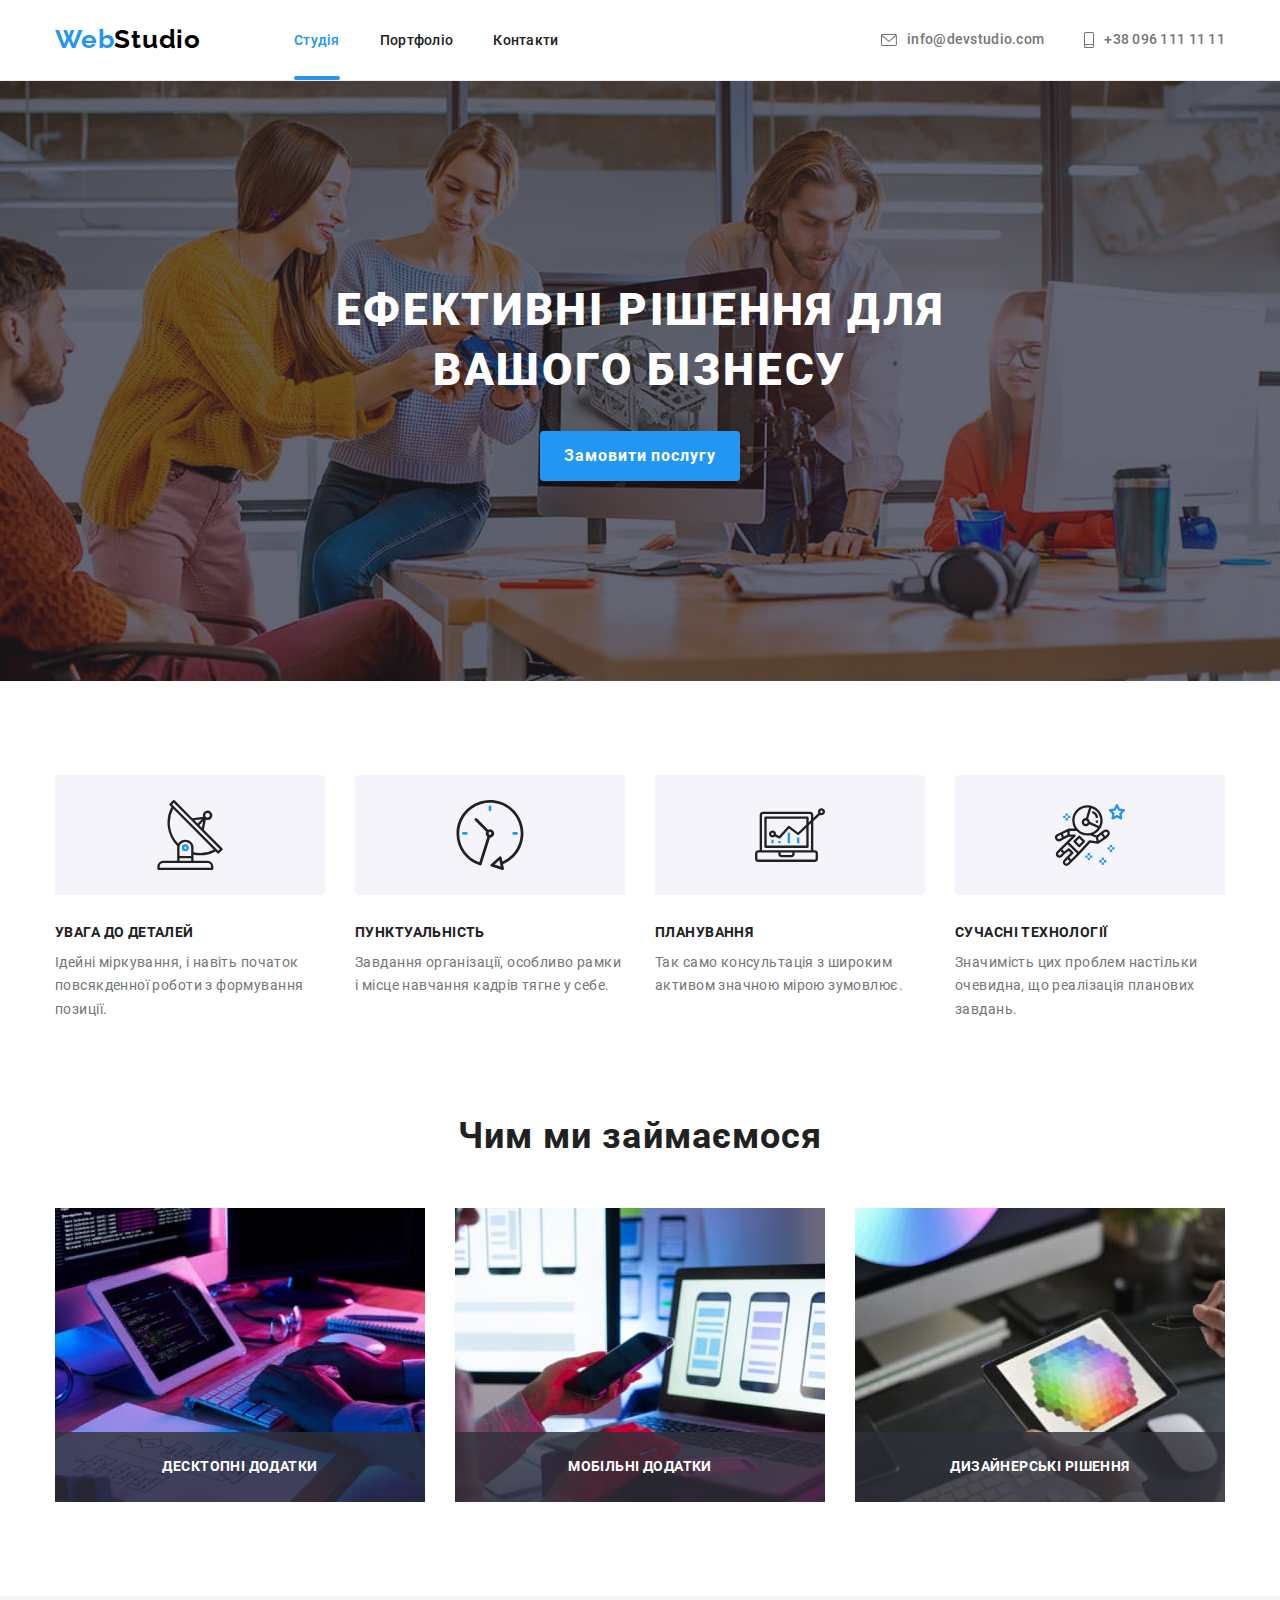
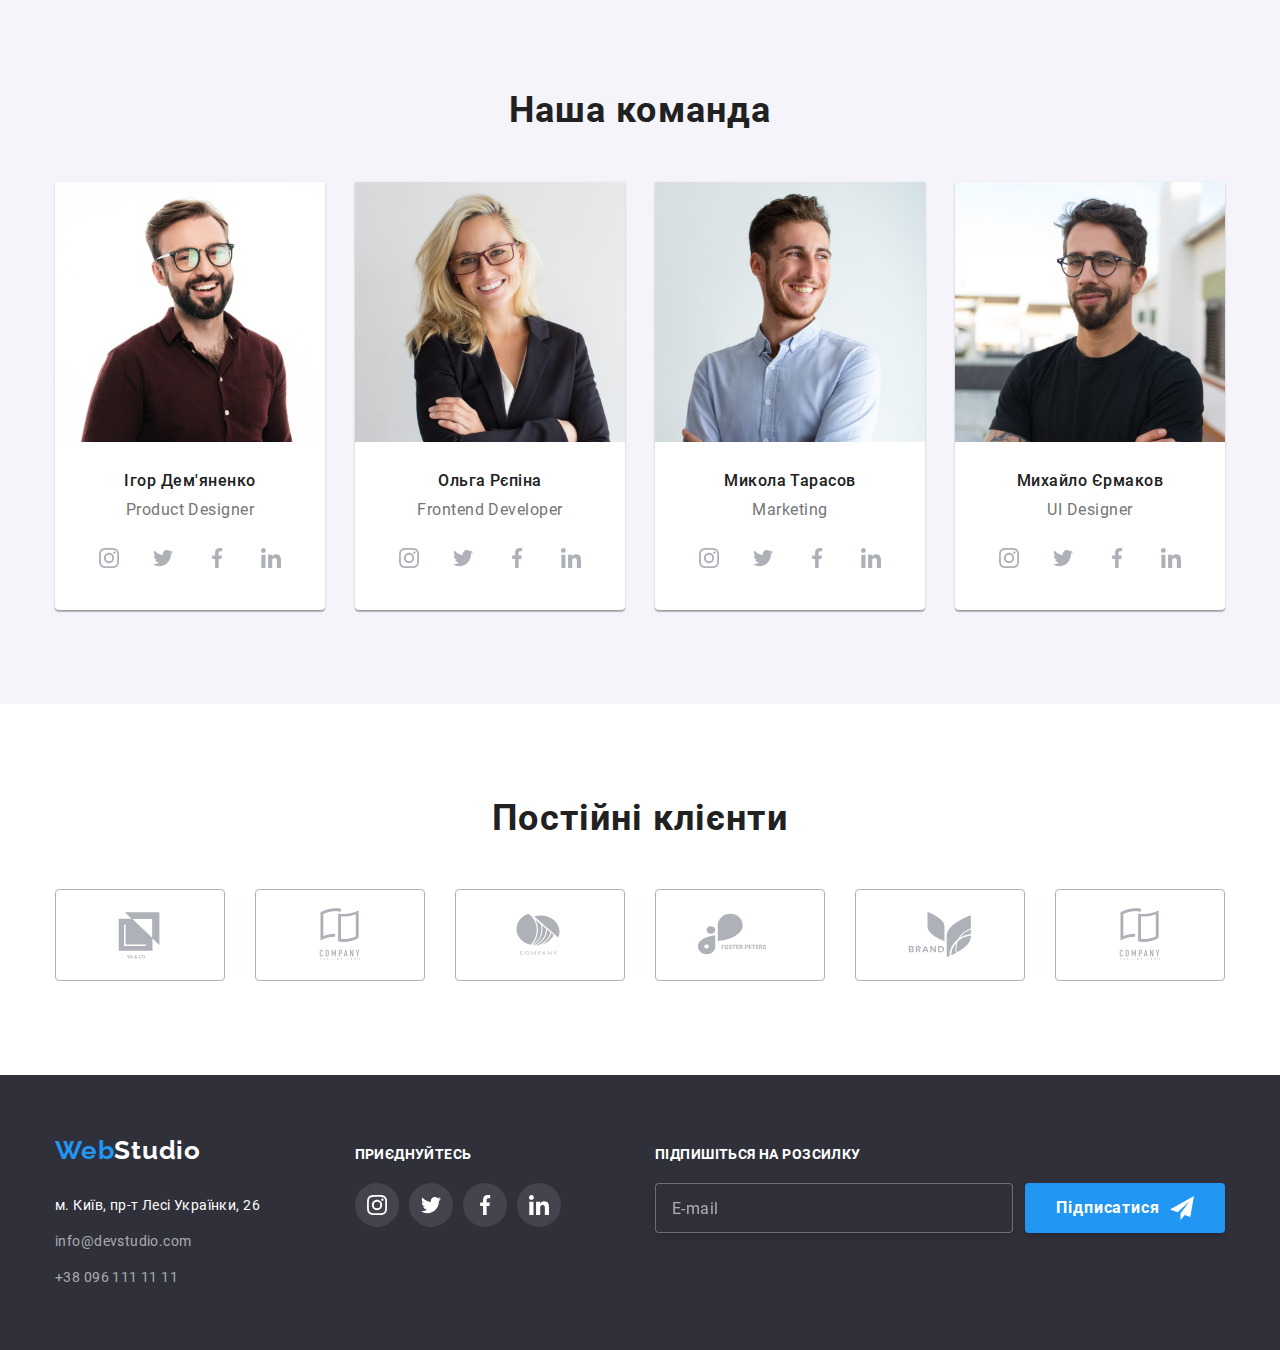
<file: index.html>
<!DOCTYPE html>
<html lang="uk">
  <head>
    <meta charset="UTF-8" />
    <meta http-equiv="X-UA-Compatible" content="IE=edge" />
    <meta name="viewport" content="width=device-width, initial-scale=1.0" />
    <title>WebStudio</title>

    <link
      rel="stylesheet"
      href="https://cdnjs.cloudflare.com/ajax/libs/modern-normalize/1.1.0/modern-normalize.min.css"
    />

    <link rel="stylesheet" href="./css/main.min.css" />
  </head>
  <body>
    <!------------ Шапка страницы----------------->
    <header class="header">
      <div class="header__container container">
        <nav class="header__nav">
          <a href="./index.html" class="logo">Web<span class="logo__text">Studio</span></a>

          <ul class="header__list list">
            <li class="header__item">
              <a href="./index.html" class="header__link header__link--current">Студія</a>
            </li>
            <li class="header__item">
              <a href="./portfolio.html" class="header__link">Портфоліо</a>
            </li>
            <li class="header__item">
              <a href="#" class="header__link">Контакти</a>
            </li>
          </ul>
        </nav>

        <ul class="contact-list list">
          <li class="contact-list__item">
            <a href="mailto:info@devstudio.com" class="contact-list__link">
              <svg class="contact-list__icon" width="16" height="12">
                <use href="./images/icon.svg#icon-envelope"></use>
              </svg>
              info@devstudio.com
            </a>
          </li>
          <li class="contact-list__item">
            <a href="tel:+380961111111" class="contact-list__link">
              <svg class="contact-list__icon" width="10" height="16">
                <use href="./images/icon.svg#icon-smartphone"></use>
              </svg>
              +38 096 111 11 11
            </a>
          </li>
        </ul>
      </div>
    </header>

    <!-- Основной контент страницы -->
    <main>
      <!-- Ефективні рішення для вашого бізнесу -->
      <section class="hero">
        <div class="container">
          <h1 class="hero__title">Ефективні рішення для вашого бізнесу</h1>

          <button type="button" class="button hero__button" data-modal-open>
            Замовити послугу
          </button>
        </div>
      </section>

      <!-- Переваги нашої компанії -->
      <section class="section">
        <div class="container">
          <h2 class="visually-hidden">Переваги нашої компанії</h2>

          <ul class="features list">
            <li class="features__item">
              <div class="features__icon">
                <svg width="70" height="70">
                  <use href="./images/icon.svg#icon-antenna"></use>
                </svg>
              </div>

              <h3 class="features__title">Увага до деталей</h3>
              <p class="features__paragraph">
                Ідейні міркування, і навіть початок повсякденної роботи з формування позиції.
              </p>
            </li>

            <li class="features__item">
              <div class="features__icon">
                <svg width="70" height="70">
                  <use href="./images/icon.svg#icon-clock"></use>
                </svg>
              </div>

              <h3 class="features__title">Пунктуальність</h3>
              <p class="features__paragraph">
                Завдання організації, особливо рамки і місце навчання кадрів тягне у себе.
              </p>
            </li>

            <li class="features__item">
              <div class="features__icon">
                <svg width="70" height="70">
                  <use href="./images/icon.svg#icon-diagram"></use>
                </svg>
              </div>

              <h3 class="features__title">Планування</h3>
              <p class="features__paragraph">
                Так само консультація з широким активом значною мірою зумовлює.
              </p>
            </li>

            <li class="features__item">
              <div class="features__icon">
                <svg width="70" height="70">
                  <use href="./images/icon.svg#icon-astronaut"></use>
                </svg>
              </div>

              <h3 class="features__title">Сучасні технології</h3>
              <p class="features__paragraph">
                Значимість цих проблем настільки очевидна, що реалізація планових завдань.
              </p>
            </li>
          </ul>
        </div>
      </section>

      <!-- Чим ми займаємося -->
      <section class="section-work">
        <div class="container">
          <h2 class="section-title">Чим ми займаємося</h2>
          <ul class="work list">
            <li class="work__item">
              <img
                class="work__img"
                src="./images/desktop.jpg"
                alt="Десктопні додатки"
                width="370"
              />
              <h3 class="work__title">Десктопні додатки</h3>
            </li>
            <li class="work__item">
              <img class="work__img" src="./images/mobile.jpg" alt="Мобільні додатки" width="370" />
              <h3 class="work__title">Мобільні додатки</h3>
            </li>
            <li class="work__item">
              <img
                class="work__img"
                src="./images/designer.jpg"
                alt="Дизайнерські рішення"
                width="370"
              />
              <h3 class="work__title">Дизайнерські рішення</h3>
            </li>
          </ul>
        </div>
      </section>

      <!-- Наша команда -->
      <section class="section section--secondary-color">
        <div class="container">
          <h2 class="section-title">Наша команда</h2>

          <ul class="team list">
            <li class="team__item">
              <img src="./images/igor-demyanenko.jpg" alt="Фото Ігоря Дем'яненко" width="270" />
              <div class="team__container">
                <h3 class="team__title">Ігор Дем'яненко</h3>
                <p class="team__paragraph" lang="en">Product Designer</p>

                <ul class="social list">
                  <li class="social__item">
                    <a class="social__link" href="#">
                      <svg width="20" height="20">
                        <use href="./images/icon.svg#icon-instagram"></use></svg
                    ></a>
                  </li>
                  <li class="social__item">
                    <a class="social__link" href="#">
                      <svg width="20" height="20">
                        <use href="./images/icon.svg#icon-twitter"></use></svg
                    ></a>
                  </li>
                  <li class="social__item">
                    <a class="social__link" href="#">
                      <svg width="20" height="20">
                        <use href="./images/icon.svg#icon-facebook"></use></svg
                    ></a>
                  </li>
                  <li class="social__item">
                    <a class="social__link" href="#">
                      <svg width="20" height="20">
                        <use href="./images/icon.svg#icon-linkedin"></use></svg
                    ></a>
                  </li>
                </ul>
              </div>
            </li>

            <li class="team__item">
              <img src="./images/olga-repina.jpg" alt="Фото Ольгі Рєпіной" width="270" />
              <div class="team__container">
                <h3 class="team__title">Ольга Рєпіна</h3>
                <p class="team__paragraph" lang="en">Frontend Developer</p>

                <ul class="social list">
                  <li class="social__item">
                    <a class="social__link" href="#">
                      <svg width="20" height="20">
                        <use href="./images/icon.svg#icon-instagram"></use></svg
                    ></a>
                  </li>
                  <li class="social__item">
                    <a class="social__link" href="#">
                      <svg width="20" height="20">
                        <use href="./images/icon.svg#icon-twitter"></use></svg
                    ></a>
                  </li>
                  <li class="social__item">
                    <a class="social__link" href="#">
                      <svg width="20" height="20">
                        <use href="./images/icon.svg#icon-facebook"></use></svg
                    ></a>
                  </li>
                  <li class="social__item">
                    <a class="social__link" href="#">
                      <svg width="20" height="20">
                        <use href="./images/icon.svg#icon-linkedin"></use></svg
                    ></a>
                  </li>
                </ul>
              </div>
            </li>

            <li class="team__item">
              <img src="./images/mykola-tarasov.jpg" alt="Фото Миколи Тарасова" width="270" />
              <div class="team__container">
                <h3 class="team__title">Микола Тарасов</h3>
                <p class="team__paragraph" lang="en">Marketing</p>

                <ul class="social list">
                  <li class="social__item">
                    <a class="social__link" href="#">
                      <svg width="20" height="20">
                        <use href="./images/icon.svg#icon-instagram"></use></svg
                    ></a>
                  </li>
                  <li class="social__item">
                    <a class="social__link" href="#">
                      <svg width="20" height="20">
                        <use href="./images/icon.svg#icon-twitter"></use></svg
                    ></a>
                  </li>
                  <li class="social__item">
                    <a class="social__link" href="#">
                      <svg width="20" height="20">
                        <use href="./images/icon.svg#icon-facebook"></use></svg
                    ></a>
                  </li>
                  <li class="social__item">
                    <a class="social__link" href="#">
                      <svg width="20" height="20">
                        <use href="./images/icon.svg#icon-linkedin"></use></svg
                    ></a>
                  </li>
                </ul>
              </div>
            </li>

            <li class="team__item">
              <img src="./images/mykhailo-yermakov.jpg" alt="Фото Михайла Єрмакова" width="270" />
              <div class="team__container">
                <h3 class="team__title">Михайло Єрмаков</h3>
                <p class="team__paragraph" lang="en">UI Designer</p>

                <ul class="social list">
                  <li class="social__item">
                    <a class="social__link" href="#">
                      <svg width="20" height="20">
                        <use href="./images/icon.svg#icon-instagram"></use></svg
                    ></a>
                  </li>
                  <li class="social__item">
                    <a class="social__link" href="#">
                      <svg width="20" height="20">
                        <use href="./images/icon.svg#icon-twitter"></use></svg
                    ></a>
                  </li>
                  <li class="social__item">
                    <a class="social__link" href="#">
                      <svg width="20" height="20">
                        <use href="./images/icon.svg#icon-facebook"></use></svg
                    ></a>
                  </li>
                  <li class="social__item">
                    <a class="social__link" href="#">
                      <svg width="20" height="20">
                        <use href="./images/icon.svg#icon-linkedin"></use></svg
                    ></a>
                  </li>
                </ul>
              </div>
            </li>
          </ul>
        </div>
      </section>

      <!-- Clientage -->
      <section class="section">
        <div class="container">
          <h2 class="section-title">Постійні клієнти</h2>

          <ul class="clientage list">
            <li class="clientage__item">
              <a class="clientage__link" href="#">
                <svg width="106" height="60">
                  <use href="./images/icon.svg#icon-ya-co"></use>
                </svg>
              </a>
            </li>
            <li class="clientage__item">
              <a class="clientage__link" href="#">
                <svg width="106" height="60">
                  <use href="./images/icon.svg#icon-company-tagline-here"></use>
                </svg>
              </a>
            </li>
            <li class="clientage__item">
              <a class="clientage__link" href="#">
                <svg width="106" height="60">
                  <use href="./images/icon.svg#icon-company"></use>
                </svg>
              </a>
            </li>
            <li class="clientage__item">
              <a class="clientage__link" href="#">
                <svg width="106" height="60">
                  <use href="./images/icon.svg#icon-foster-peters"></use>
                </svg>
              </a>
            </li>
            <li class="clientage__item">
              <a class="clientage__link" href="#">
                <svg width="106" height="60">
                  <use href="./images/icon.svg#icon-brand"></use>
                </svg>
              </a>
            </li>
            <li class="clientage__item">
              <a class="clientage__link" href="#">
                <svg width="106" height="60">
                  <use href="./images/icon.svg#icon-company-tagline-here"></use>
                </svg>
              </a>
            </li>
          </ul>
        </div>
      </section>
    </main>
    <!-- Подвал -->
    <footer class="footer">
      <div class="footer__container">
        <!-- Контактні дані -->
        <address class="address">
          <a href="./index.html" class="logo logo-footer"
            >Web<span class="logo__text logo-footer__text">Studio</span></a
          >
          <ul class="list">
            <li class="address__item">
              <a
                class="address__link address__link--map"
                href="https://goo.gl/maps/W5uvphnCs49Fz31s8"
                target="_blank"
                rel="noreferrer noopener nofollow"
                >м. Київ, пр-т Лесі Українки, 26
              </a>
            </li>
            <li class="address__item">
              <a href="mailto:info@devstudio.com" class="address__link">info@devstudio.com</a>
            </li>
            <li class="address__item">
              <a href="tel:+380961111111" class="address__link">+38 096 111 11 11</a>
            </li>
          </ul>
        </address>

        <!-- Footer Social -->

        <div class="footer-social">
          <p class="footer-text">Приєднуйтесь</p>

          <ul class="social list">
            <li class="social__item">
              <a class="social__link footer-social__link" href="#">
                <svg width="20" height="20">
                  <use href="./images/icon.svg#icon-instagram"></use></svg
              ></a>
            </li>
            <li class="social__item">
              <a class="social__link footer-social__link" href="#">
                <svg width="20" height="20">
                  <use href="./images/icon.svg#icon-twitter"></use></svg
              ></a>
            </li>
            <li class="social__item">
              <a class="social__link footer-social__link" href="#">
                <svg width="20" height="20">
                  <use href="./images/icon.svg#icon-facebook"></use></svg
              ></a>
            </li>
            <li class="social__item">
              <a class="social__link footer-social__link" href="#">
                <svg width="20" height="20">
                  <use href="./images/icon.svg#icon-linkedin"></use></svg
              ></a>
            </li>
          </ul>
        </div>

        <!-- ПІДПИШІТЬСЯ НА РОЗСИЛКУ -->

        <div class="subscription">
          <p class="footer-text">Підпишіться на розсилку</p>

          <form class="subscription__form">
            <label class="subscription__label">
              <input class="subscription__input" type="email" name="email" placeholder="E-mail" />
            </label>

            <button class="button subscription__button" type="submit">
              Підписатися
              <svg class="subscription__icon" width="24" height="24">
                <use href="./images/icon.svg#icon-send"></use>
              </svg>
            </button>
          </form>
        </div>
      </div>
    </footer>

    <!-- Модальное окно -->
    <div class="backdrop is-hidden" data-modal>
      <div class="modal">
        <button class="close-button" type="button" data-modal-close>
          <svg width="18" height="18">
            <use href="./images/icon.svg#icon-close"></use>
          </svg>
        </button>

        <p class="modal__text">Залиште свої дані, ми вам передзвонимо</p>

        <form class="modal-form">
          <ul class="modal-form__list list">
            <li class="modal-form__iteam">
              <label class="modal-form__lable" for="user-name">Ім'я</label>
              <div class="modal-form__field">
                <input
                  class="modal-form__input"
                  id="user-name"
                  type="text"
                  name="user-name"
                  minlength="2"
                  required
                  title="Ім'я користувача має складатися з двох слів, розділених пробілом."
                />
                <svg class="modal-form__icon" width="18" height="18">
                  <use href="./images/icon.svg#icon-person"></use>
                </svg>
              </div>
            </li>

            <li class="modal-form__iteam">
              <label class="modal-form__lable" for="user-tel">Телефон</label>
              <div class="modal-form__field">
                <input
                  class="modal-form__input"
                  id="user-tel"
                  type="tel"
                  name="user-tel"
                  required
                  pattern="^[1-9]+[0-9]*$"
                  title="Номер телефону повинен починатися з 380..."
                />
                <svg class="modal-form__icon" width="18" height="18">
                  <use href="./images/icon.svg#icon-phone"></use>
                </svg>
              </div>
            </li>

            <li class="modal-form__iteam">
              <label class="modal-form__lable" for="user-email">Пошта</label>
              <div class="modal-form__field">
                <input
                  class="modal-form__input"
                  id="user-email"
                  type="email"
                  name="user-email"
                  required
                />
                <svg class="modal-form__icon" width="18" height="18">
                  <use href="./images/icon.svg#icon-email"></use>
                </svg>
              </div>
            </li>

            <li class="modal-form__iteam">
              <label class="modal-form__lable" for="user-comment">Коментар</label>
              <textarea
                class="modal-form__textarea"
                name="user-comment"
                id="user-comment"
                placeholder="Введіть текст"
              >
              </textarea>
            </li>

            <li class="modal-form__iteam">
              <div class="checkbox">
                <input
                  class="checkbox__input"
                  id="terms-checkbox"
                  type="checkbox"
                  name="terms-checkbox"
                  required
                />
                <svg class="checkbox__icon" width="16" height="15">
                  <use href="./images/icon.svg#icon-check"></use>
                </svg>
                <label class="checkbox__label" for="terms-checkbox" title="Обовязкове поле"
                  >Погоджуюся з розсилкою та приймаю
                  <a class="checkbox__link" href="#">Умови договору</a>
                </label>
              </div>
            </li>
          </ul>

          <button class="modal-form__button button" type="submit">Відправити</button>
        </form>
      </div>
    </div>
    <script src="./js/modal.js"></script>
  </body>
</html>
</file>
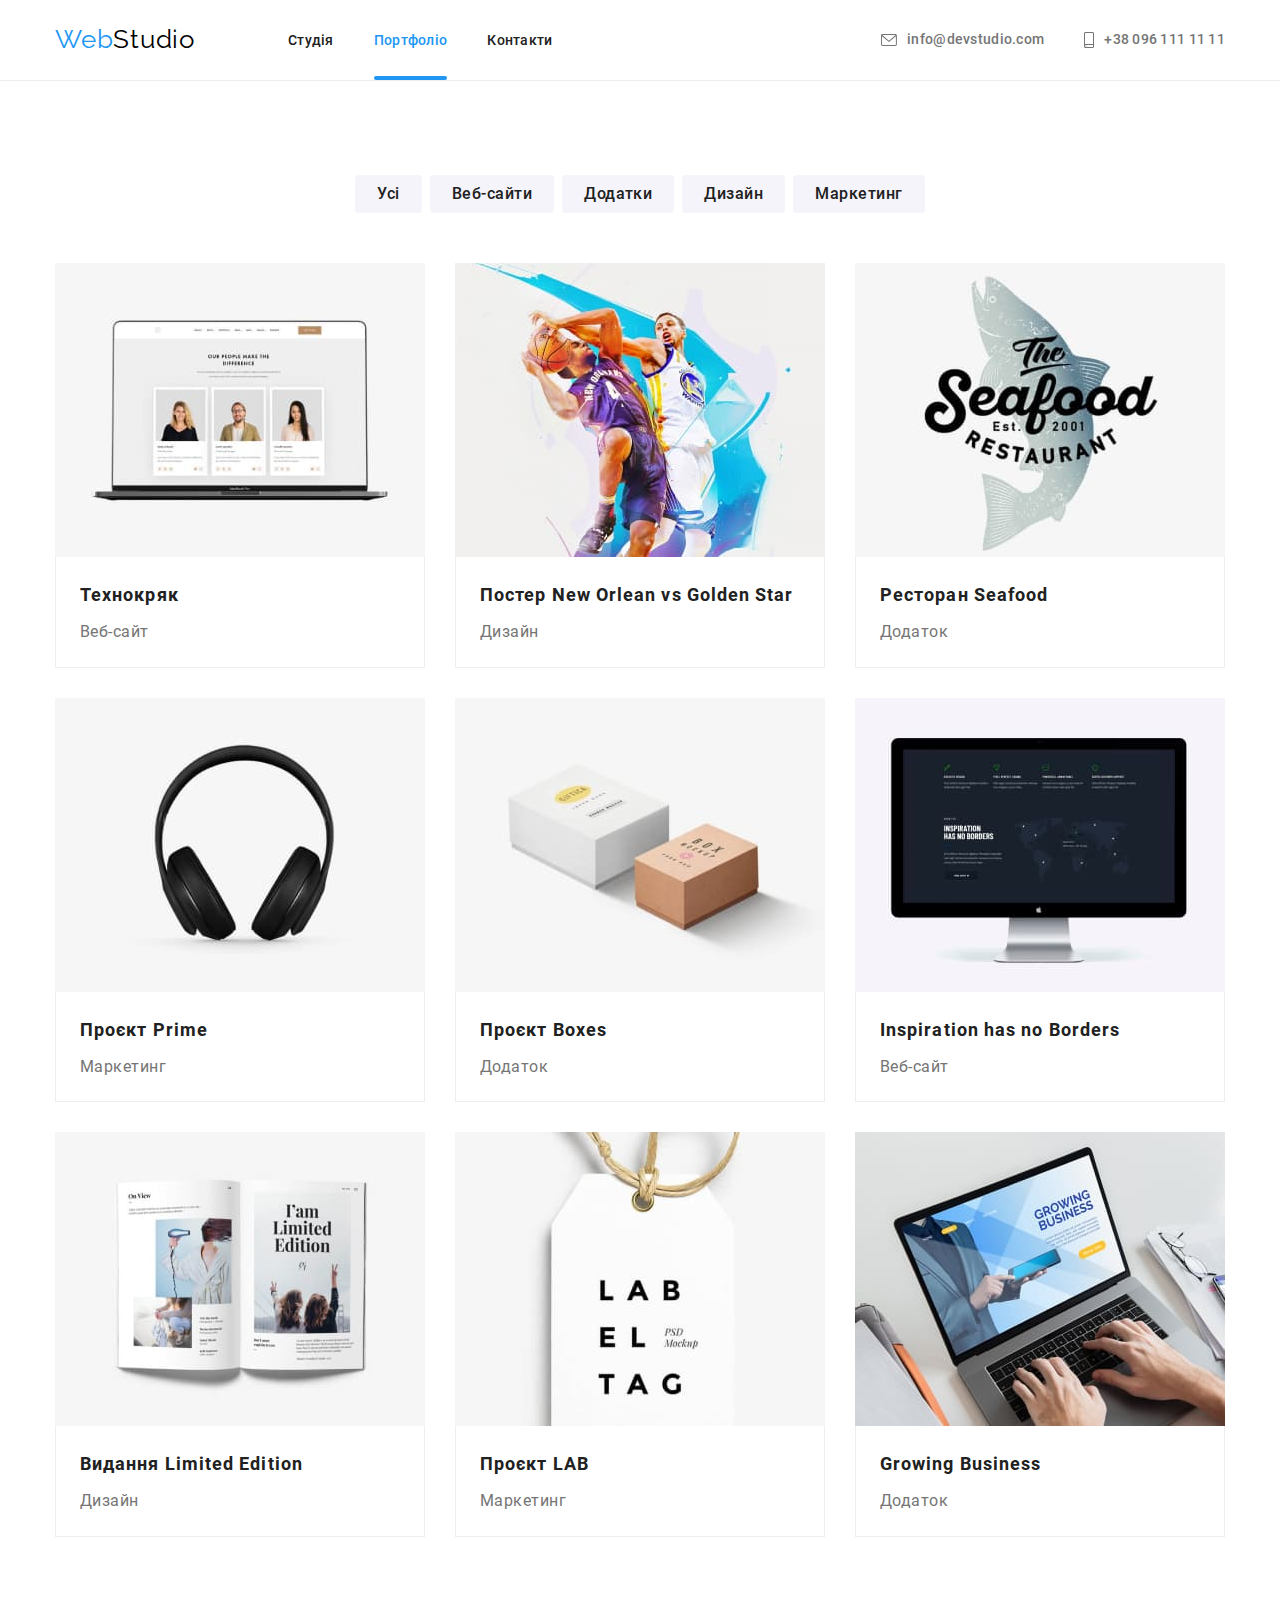
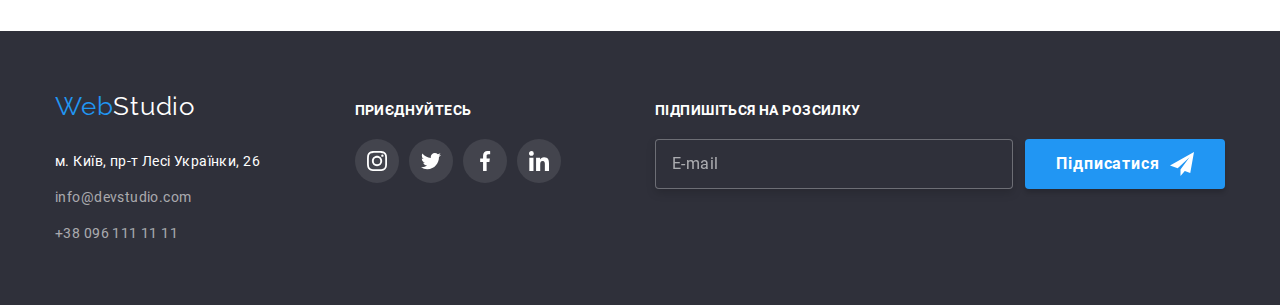
<file: portfolio.html>
<!DOCTYPE html>
<html lang="uk">
  <head>
    <meta charset="UTF-8" />
    <meta http-equiv="X-UA-Compatible" content="IE=edge" />
    <meta name="viewport" content="width=device-width, initial-scale=1.0" />
    <title>WebStudio</title>
    <link
      href="https://fonts.googleapis.com/css2?family=Raleway:wght@700&family=Roboto:wght@400;500;700;900&display=swap"
      rel="stylesheet"
    />

    <link
      rel="stylesheet"
      href="https://cdnjs.cloudflare.com/ajax/libs/modern-normalize/1.1.0/modern-normalize.min.css"
    />

    <link rel="stylesheet" href="./css/main.min.css" />
  </head>
  <body>
    <!------------ Шапка страницы----------------->
    <header class="header">
      <div class="header__container container">
        <nav class="header__nav">
          <a href="./index.html" class="logo">Web<span class="logo__text">Studio</span></a>

          <ul class="header__list list">
            <li class="header__item">
              <a href="./index.html" class="header__link">Студія</a>
            </li>
            <li class="header__item">
              <a href="./portfolio.html" class="header__link header__link--current">Портфоліо</a>
            </li>
            <li class="header__item">
              <a href="#" class="header__link">Контакти</a>
            </li>
          </ul>
        </nav>

        <ul class="contact-list list">
          <li class="contact-list__item">
            <a href="mailto:info@devstudio.com" class="contact-list__link">
              <svg class="contact-list__icon" width="16" height="12">
                <use href="./images/icon.svg#icon-envelope"></use>
              </svg>
              info@devstudio.com
            </a>
          </li>
          <li class="contact-list__item">
            <a href="tel:+380961111111" class="contact-list__link">
              <svg class="contact-list__icon" width="10" height="16">
                <use href="./images/icon.svg#icon-smartphone"></use>
              </svg>
              +38 096 111 11 11
            </a>
          </li>
        </ul>
      </div>
    </header>

    <!-- Основной контент страницы -->
    <main>
      <!-- Фильтры -->
      <section class="section">
        <div class="container">
          <h1 class="visually-hidden">Портфоліо</h1>
          <ul class="filter-list list">
            <li>
              <button type="button" class="button filter-list__button">Усі</button>
            </li>
            <li>
              <button type="button" class="button filter-list__button">Веб-сайти</button>
            </li>
            <li>
              <button type="button" class="button filter-list__button">Додатки</button>
            </li>
            <li>
              <button type="button" class="button filter-list__button">Дизайн</button>
            </li>
            <li>
              <button type="button" class="button filter-list__button">Маркетинг</button>
            </li>
          </ul>

          <!-- Проекты -->

          <ul class="project list">
            <li class="project__item">
              <a href="#" class="project__link">
                <div class="project__img">
                  <img src="./images/technoquack.jpg" alt="" />
                  <p class="project__overlay">
                    Ресурс пропонує комплексні пропозиції з різним рівнем функціоналу та сервісів.
                    Все це дозволить відвідувачу отримати вичерпні відомості про компанію чи
                    приватну особу.
                  </p>
                </div>

                <div class="project__container">
                  <h2 class="project__title">Технокряк</h2>
                  <p class="project__paragraph">Веб-сайт</p>
                </div>
              </a>
            </li>

            <li class="project__item">
              <a href="#" class="project__link">
                <div class="project__img">
                  <img src="./images/new-orlean-poster.jpg" alt="" class="project-img" />

                  <p class="project__overlay">
                    Ресурс пропонує комплексні пропозиції з різним рівнем функціоналу та сервісів.
                    Все це дозволить відвідувачу отримати вичерпні відомості про компанію чи
                    приватну особу.
                  </p>
                </div>

                <div class="project__container">
                  <h2 class="project__title">Постер New Orlean vs Golden Star</h2>
                  <p class="project__paragraph">Дизайн</p>
                </div>
              </a>
            </li>

            <li class="project__item">
              <a href="#" class="project__link">
                <div class="project__img">
                  <img src="./images/seafood-restaurant.jpg" alt="" class="project-img" />

                  <p class="project__overlay">
                    Ресурс пропонує комплексні пропозиції з різним рівнем функціоналу та сервісів.
                    Все це дозволить відвідувачу отримати вичерпні відомості про компанію чи
                    приватну особу.
                  </p>
                </div>

                <div class="project__container">
                  <h2 class="project__title">Ресторан Seafood</h2>
                  <p class="project__paragraph">Додаток</p>
                </div>
              </a>
            </li>

            <li class="project__item">
              <a href="#" class="project__link">
                <div class="project__img">
                  <img src="./images/project-prime.jpg" alt="" />

                  <p class="project__overlay">
                    Ресурс пропонує комплексні пропозиції з різним рівнем функціоналу та сервісів.
                    Все це дозволить відвідувачу отримати вичерпні відомості про компанію чи
                    приватну особу.
                  </p>
                </div>

                <div class="project__container">
                  <h2 class="project__title">Проєкт Prime</h2>
                  <p class="project__paragraph">Маркетинг</p>
                </div>
              </a>
            </li>

            <li class="project__item">
              <a href="#" class="project__link">
                <div class="project__img">
                  <img src="./images/project-boxes.jpg" alt="" />

                  <p class="project__overlay">
                    Ресурс пропонує комплексні пропозиції з різним рівнем функціоналу та сервісів.
                    Все це дозволить відвідувачу отримати вичерпні відомості про компанію чи
                    приватну особу.
                  </p>
                </div>

                <div class="project__container">
                  <h2 class="project__title">Проєкт Boxes</h2>
                  <p class="project__paragraph">Додаток</p>
                </div>
              </a>
            </li>

            <li class="project__item">
              <a href="#" class="project__link">
                <div class="project__img">
                  <img src="./images/inspiration-has-no-borders.jpg" alt="" />

                  <p class="project__overlay">
                    Ресурс пропонує комплексні пропозиції з різним рівнем функціоналу та сервісів.
                    Все це дозволить відвідувачу отримати вичерпні відомості про компанію чи
                    приватну особу.
                  </p>
                </div>

                <div class="project__container">
                  <h2 class="project__title">Inspiration has no Borders</h2>
                  <p class="project__paragraph">Веб-сайт</p>
                </div>
              </a>
            </li>

            <li class="project__item">
              <a href="#" class="project__link">
                <div class="project__img">
                  <img src="./images/edition-limited-edition.jpg" alt="" />

                  <p class="project__overlay">
                    Ресурс пропонує комплексні пропозиції з різним рівнем функціоналу та сервісів.
                    Все це дозволить відвідувачу отримати вичерпні відомості про компанію чи
                    приватну особу.
                  </p>
                </div>

                <div class="project__container">
                  <h2 class="project__title">Видання Limited Edition</h2>
                  <p class="project__paragraph">Дизайн</p>
                </div>
              </a>
            </li>

            <li class="project__item">
              <a href="#" class="project__link">
                <div class="project__img">
                  <img src="./images/lab-project.jpg" alt="" />

                  <p class="project__overlay">
                    Ресурс пропонує комплексні пропозиції з різним рівнем функціоналу та сервісів.
                    Все це дозволить відвідувачу отримати вичерпні відомості про компанію чи
                    приватну особу.
                  </p>
                </div>

                <div class="project__container">
                  <h2 class="project__title">Проєкт LAB</h2>
                  <p class="project__paragraph">Маркетинг</p>
                </div>
              </a>
            </li>

            <li class="project__item">
              <a href="#" class="project__link">
                <div class="project__img">
                  <img src="./images/growing-business.jpg" alt="" />

                  <p class="project__overlay">
                    Ресурс пропонує комплексні пропозиції з різним рівнем функціоналу та сервісів.
                    Все це дозволить відвідувачу отримати вичерпні відомості про компанію чи
                    приватну особу.
                  </p>
                </div>

                <div class="project__container">
                  <h2 class="project__title">Growing Business</h2>
                  <p class="project__paragraph">Додаток</p>
                </div>
              </a>
            </li>
          </ul>
        </div>
      </section>
    </main>
    <!-- Подвал -->
    <footer class="footer">
      <div class="footer__container">
        <!-- Контактні дані -->
        <address class="address">
          <a href="./index.html" class="logo logo-footer"
            >Web<span class="logo__text logo-footer__text">Studio</span></a
          >
          <ul class="list">
            <li class="address__item">
              <a
                class="address__link address__link--map"
                href="https://goo.gl/maps/W5uvphnCs49Fz31s8"
                target="_blank"
                rel="noreferrer noopener nofollow"
                >м. Київ, пр-т Лесі Українки, 26
              </a>
            </li>
            <li class="address__item">
              <a href="mailto:info@devstudio.com" class="address__link">info@devstudio.com</a>
            </li>
            <li class="address__item">
              <a href="tel:+380961111111" class="address__link">+38 096 111 11 11</a>
            </li>
          </ul>
        </address>

        <!-- Footer Social -->

        <div class="footer-social">
          <p class="footer-text">Приєднуйтесь</p>

          <ul class="social list">
            <li class="social__item">
              <a class="social__link footer-social__link" href="#">
                <svg width="20" height="20">
                  <use href="./images/icon.svg#icon-instagram"></use></svg
              ></a>
            </li>
            <li class="social__item">
              <a class="social__link footer-social__link" href="#">
                <svg width="20" height="20">
                  <use href="./images/icon.svg#icon-twitter"></use></svg
              ></a>
            </li>
            <li class="social__item">
              <a class="social__link footer-social__link" href="#">
                <svg width="20" height="20">
                  <use href="./images/icon.svg#icon-facebook"></use></svg
              ></a>
            </li>
            <li class="social__item">
              <a class="social__link footer-social__link" href="#">
                <svg width="20" height="20">
                  <use href="./images/icon.svg#icon-linkedin"></use></svg
              ></a>
            </li>
          </ul>
        </div>

        <!-- ПІДПИШІТЬСЯ НА РОЗСИЛКУ -->

        <div class="subscription">
          <p class="footer-text">Підпишіться на розсилку</p>

          <form class="subscription__form">
            <label class="subscription__label">
              <input class="subscription__input" type="email" name="email" placeholder="E-mail" />
            </label>

            <button class="button subscription__button" type="submit">
              Підписатися
              <svg class="subscription__icon" width="24" height="24">
                <use href="./images/icon.svg#icon-send"></use>
              </svg>
            </button>
          </form>
        </div>
      </div>
    </footer>
  </body>
</html>
</file>
<file: css/main.min.css>
@font-face{font-family:"Raleway";src:url("../fonts/Raleway-VariableFont_wght.ttf");font-weight:700;font-style:normal;font-display:swap}@font-face{font-family:"Roboto";src:url("../fonts/Roboto-Regular.ttf");font-weight:400;font-style:normal;font-display:swap}@font-face{font-family:"Roboto";src:url("../fonts/Roboto-Medium.ttf");font-weight:500;font-style:normal;font-display:swap}@font-face{font-family:"Roboto";src:url("../fonts/Roboto-Bold.ttf");font-weight:700;font-style:normal;font-display:swap}@font-face{font-family:"Roboto";src:url("../fonts/Roboto-Black.ttf");font-weight:900;font-style:normal;font-display:swap}html{-webkit-box-sizing:border-box;box-sizing:border-box}*,*::before,*::after{-webkit-box-sizing:inherit;box-sizing:inherit}body{margin:0;background-color:#fff;color:#757575;font-family:Roboto,sans-serif}h1,h2,h3,h4,h5,h6,p{margin-top:0;margin-bottom:0}.list{list-style:none;padding-left:0;margin:0}.link{text-decoration:none;color:inherit}img{display:block;max-width:100%;height:auto}address{font-style:normal}.visually-hidden{position:absolute;white-space:nowrap;width:1px;height:1px;overflow:hidden;border:0;padding:0;clip:rect(0 0 0 0);-webkit-clip-path:inset(50%);clip-path:inset(50%);margin:-1px}.button{color:#000;background:#fff;font-family:Roboto,sans-serif;cursor:pointer;border:0}.hero__button{font-weight:700;font-size:16px;line-height:1.87;color:#fff;background:#2196f3;-webkit-box-shadow:0px 4px 4px rgba(0,0,0,.15);box-shadow:0px 4px 4px rgba(0,0,0,.15);letter-spacing:.06em;min-width:200px;padding:10px 24px;text-align:center;border-radius:4px;-webkit-transition-property:background-color;transition-property:background-color;-webkit-transition-duration:250ms;transition-duration:250ms;-webkit-transition-timing-function:cubic-bezier(0.4, 0, 0.2, 1);transition-timing-function:cubic-bezier(0.4, 0, 0.2, 1)}.hero__button:hover,.hero__button:focus{background-color:#188ce8}.subscription__button{display:-webkit-box;display:-ms-flexbox;display:flex;-webkit-box-align:center;-ms-flex-align:center;align-items:center;-webkit-box-pack:center;-ms-flex-pack:center;justify-content:center;min-width:200px;height:50px;font-weight:700;font-size:16px;line-height:1.875;letter-spacing:.06em;color:#fff;background:#2196f3;-webkit-box-shadow:0px 4px 4px rgba(0,0,0,.15);box-shadow:0px 4px 4px rgba(0,0,0,.15);min-width:200px;text-align:center;border-radius:4px}.close-button{position:absolute;top:8px;right:8px;display:-webkit-box;display:-ms-flexbox;display:flex;-webkit-box-align:center;-ms-flex-align:center;align-items:center;-webkit-box-orient:vertical;-webkit-box-direction:normal;-ms-flex-direction:column;flex-direction:column;-webkit-box-pack:center;-ms-flex-pack:center;justify-content:center;border-radius:50%;cursor:pointer;background:#fff;border:1px solid rgba(0,0,0,.1);height:30px;width:30px;-webkit-transition-property:fill;transition-property:fill;-webkit-transition-duration:250ms;transition-duration:250ms}.close-button:hover,.close-button:focus{fill:#2196f3}.modal-form__button{display:-webkit-box;display:-ms-flexbox;display:flex;margin:0 auto;font-weight:700;font-size:16px;line-height:1.87;color:#fff;background:#2196f3;-webkit-box-shadow:0px 4px 4px rgba(0,0,0,.15);box-shadow:0px 4px 4px rgba(0,0,0,.15);letter-spacing:.06em;min-width:200px;padding:10px 52px;text-align:center;border-radius:4px;-webkit-transition-property:background-color;transition-property:background-color;-webkit-transition-duration:250ms;transition-duration:250ms;margin-top:30px}.modal-form__button:hover,.modal-form__button:focus{background-color:#188ce8}.filter-list__button{color:#212121;background-color:#f5f4fa;font-weight:500;font-size:16px;line-height:1.62;letter-spacing:.03em;padding:6px 22px;text-align:center;border-radius:4px;-webkit-transition-property:color,background-color,-webkit-box-shadow;transition-property:color,background-color,-webkit-box-shadow;transition-property:color,box-shadow,background-color;transition-property:color,box-shadow,background-color,-webkit-box-shadow;-webkit-transition-duration:250ms;transition-duration:250ms;-webkit-transition-timing-function:cubic-bezier(0.4, 0, 0.2, 1);transition-timing-function:cubic-bezier(0.4, 0, 0.2, 1)}.filter-list__button:hover,.filter-list__button:focus{color:#fff;background-color:#2196f3;-webkit-box-shadow:0px 1px 1px rgba(0,0,0,.12),0px 4px 4px rgba(0,0,0,.06),1px 4px 6px rgba(0,0,0,.16);box-shadow:0px 1px 1px rgba(0,0,0,.12),0px 4px 4px rgba(0,0,0,.06),1px 4px 6px rgba(0,0,0,.16)}.clientage{display:-webkit-box;display:-ms-flexbox;display:flex;gap:30px;-webkit-box-align:center;-ms-flex-align:center;align-items:center;-webkit-box-pack:center;-ms-flex-pack:center;justify-content:center}.clientage__item{width:170px;height:92px}.clientage__link{border:1px solid #afb1b8;display:-webkit-box;display:-ms-flexbox;display:flex;-webkit-box-align:center;-ms-flex-align:center;align-items:center;-webkit-box-pack:center;-ms-flex-pack:center;justify-content:center;fill:#afb1b8;width:100%;height:100%;border-radius:4px;-webkit-transition-property:fill,border;transition-property:fill,border;-webkit-transition-duration:250ms;transition-duration:250ms;-webkit-transition-timing-function:cubic-bezier(0.4, 0, 0.2, 1);transition-timing-function:cubic-bezier(0.4, 0, 0.2, 1)}.clientage__link:hover,.clientage__link:focus{fill:#2196f3;border-color:#2196f3}.features{display:-webkit-box;display:-ms-flexbox;display:flex;gap:30px}.features__item{-ms-flex-preferred-size:270px;flex-basis:270px}.features__icon{display:-webkit-box;display:-ms-flexbox;display:flex;-webkit-box-align:center;-ms-flex-align:center;align-items:center;-webkit-box-pack:center;-ms-flex-pack:center;justify-content:center;background-color:#f5f4fa;height:120px;width:270px;border-radius:4px;margin-bottom:30px}.features__title{color:#212121;font-size:14px;line-height:1.14;text-transform:uppercase;letter-spacing:.03em;margin-bottom:10px}.features__paragraph{font-size:14px;line-height:1.71;letter-spacing:.03em}.hero{text-align:center;padding-top:200px;padding-bottom:200px;background-color:rgba(47,48,58,.4);background-image:-webkit-gradient(linear, left top, right top, from(rgba(47, 48, 58, 0.4)), to(rgba(47, 48, 58, 0.4))),url(../images/hero-img.jpg);background-image:linear-gradient(to right, rgba(47, 48, 58, 0.4), rgba(47, 48, 58, 0.4)),url(../images/hero-img.jpg);max-width:1600px;margin-left:auto;margin-right:auto;background-size:cover;background-repeat:no-repeat;background-position:center}.hero__title{color:#fff;font-weight:900;font-size:44px;line-height:1.36;letter-spacing:.06em;text-transform:uppercase;width:696px;margin-left:auto;margin-right:auto;margin-bottom:30px}.backdrop{position:fixed;top:0;left:0;width:100%;height:100%;background:rgba(0,0,0,.2);-webkit-transition:opacity 250ms ease-in-out,visibility 250ms ease-in-out;transition:opacity 250ms ease-in-out,visibility 250ms ease-in-out}.is-hidden{opacity:0;visibility:hidden;pointer-events:none}.backdrop.is-hidden .modal{-webkit-transform:translate(-50%, -50%) scale(0);transform:translate(-50%, -50%) scale(0)}.modal{position:absolute;left:50%;top:50%;-webkit-transform:translate(-50%, -50%);transform:translate(-50%, -50%);-webkit-transition:-webkit-transform 250ms ease-in-out;transition:-webkit-transform 250ms ease-in-out;transition:transform 250ms ease-in-out;transition:transform 250ms ease-in-out, -webkit-transform 250ms ease-in-out;width:100%;height:100%;max-width:528px;max-height:581px;background:#fff;-webkit-box-shadow:0px 1px 3px rgba(0,0,0,.12),0px 1px 1px rgba(0,0,0,.14),0px 2px 1px rgba(0,0,0,.2);box-shadow:0px 1px 3px rgba(0,0,0,.12),0px 1px 1px rgba(0,0,0,.14),0px 2px 1px rgba(0,0,0,.2);border-radius:4px}.modal__text{font-weight:700;font-size:20px;line-height:1.15;text-align:center;letter-spacing:.03em;color:#212121;margin-top:40px}.modal-form{margin-top:12px;padding-right:40px;padding-bottom:40px;padding-left:40px}.modal-form__iteam{margin-top:10px}.modal-form__iteam:first-child{margin-top:0px}.modal-form__iteam:last-child{margin-top:20px}.modal-form__lable{display:block;font-size:12px;line-height:1.166;letter-spacing:.01em;color:#757575}.modal-form__field{position:relative;margin-top:4px}.modal-form__input{width:100%;height:40px;padding:0 12px 0 42px;border:1px solid rgba(33,33,33,.2);border-radius:4px;outline:none;cursor:pointer}.modal-form__input:focus{border-color:#2196f3}.modal-form__input:focus+.modal-form__icon{fill:#2196f3}.modal-form__icon{position:absolute;top:50%;left:12px;-webkit-transform:translateY(-50%);transform:translateY(-50%)}.modal-form__textarea{display:block;width:100%;height:120px;padding:12px 16px;border:1px solid rgba(33,33,33,.2);border-radius:4px;outline:none;cursor:pointer;resize:none;margin-top:4px}.modal-form__textarea:focus{border-color:#2196f3}.modal-form__textarea::-webkit-input-placeholder{font-size:12px;line-height:14px;letter-spacing:.01em;color:rgba(117,117,117,.5)}.modal-form__textarea::-moz-placeholder{font-size:12px;line-height:14px;letter-spacing:.01em;color:rgba(117,117,117,.5)}.modal-form__textarea:-ms-input-placeholder{font-size:12px;line-height:14px;letter-spacing:.01em;color:rgba(117,117,117,.5)}.modal-form__textarea::-ms-input-placeholder{font-size:12px;line-height:14px;letter-spacing:.01em;color:rgba(117,117,117,.5)}.modal-form__textarea::placeholder{font-size:12px;line-height:14px;letter-spacing:.01em;color:rgba(117,117,117,.5)}.checkbox{display:-webkit-box;display:-ms-flexbox;display:flex;-webkit-box-align:center;-ms-flex-align:center;align-items:center}.checkbox__input{-webkit-appearance:none;-moz-appearance:none;appearance:none}.checkbox__input:checked+.checkbox__icon{fill:#fff;background-color:#2196f3;border-color:#2196f3}.checkbox__icon{position:absolute;left:52px;border:2px solid #212121;border-radius:2px;fill:rgba(0,0,0,0)}.checkbox__label{position:relative;padding-left:34px;font-size:14px;line-height:24px;letter-spacing:.03em;color:#757575;cursor:pointer}.checkbox__link{color:#2196f3}.filter-list{display:-webkit-box;display:-ms-flexbox;display:flex;gap:8px;-webkit-box-pack:center;-ms-flex-pack:center;justify-content:center;-webkit-box-align:center;-ms-flex-align:center;align-items:center;margin-bottom:50px}.project{display:-webkit-box;display:-ms-flexbox;display:flex;gap:30px;-ms-flex-wrap:wrap;flex-wrap:wrap}.project__link{display:block;text-decoration:none;-webkit-transition-property:-webkit-box-shadow;transition-property:-webkit-box-shadow;transition-property:box-shadow;transition-property:box-shadow, -webkit-box-shadow;-webkit-transition-duration:250ms;transition-duration:250ms;-webkit-transition-timing-function:cubic-bezier(0.4, 0, 0.2, 1);transition-timing-function:cubic-bezier(0.4, 0, 0.2, 1)}.project__link:hover,.project__link:focus{-webkit-box-shadow:0px 1px 1px rgba(0,0,0,.12),0px 4px 4px rgba(0,0,0,.06),1px 4px 6px rgba(0,0,0,.16);box-shadow:0px 1px 1px rgba(0,0,0,.12),0px 4px 4px rgba(0,0,0,.06),1px 4px 6px rgba(0,0,0,.16)}.project__img{position:relative;overflow:hidden}.project__overlay{position:absolute;top:0;left:0;width:100%;height:100%;padding:64px 24px;-webkit-transform:translateY(100%);transform:translateY(100%);-webkit-transition-property:-webkit-transform;transition-property:-webkit-transform;transition-property:transform;transition-property:transform, -webkit-transform;-webkit-transition-duration:250ms;transition-duration:250ms;-webkit-transition-timing-function:cubic-bezier(0.4, 0, 0.2, 1);transition-timing-function:cubic-bezier(0.4, 0, 0.2, 1);font-size:18px;line-height:28px;letter-spacing:.03em;color:#fff;background-color:rgba(33,150,243,.9)}.project__link:hover .project__overlay,.project__link:focus .project__overlay{-webkit-transform:translatey(0);transform:translatey(0)}.project__container{border-left:1px solid #eee;border-right:1px solid #eee;border-bottom:1px solid #eee;padding:20px 24px}.project__title{color:#212121;font-size:18px;line-height:2;letter-spacing:.06em;margin-bottom:4px}.project__paragraph{color:#757575;font-size:16px;line-height:1.85;letter-spacing:.03em}.section-work{padding-top:0;padding-bottom:94px}.work{display:-webkit-box;display:-ms-flexbox;display:flex;-webkit-box-pack:justify;-ms-flex-pack:justify;justify-content:space-between}.work__item{position:relative}.work__title{width:100%;color:#fff;background-color:rgba(47,48,58,.8);font-size:14px;line-height:1.14;letter-spacing:.03em;text-align:center;text-transform:uppercase;padding-top:27px;padding-bottom:27px;position:absolute;bottom:0}.social{display:-webkit-box;display:-ms-flexbox;display:flex;-webkit-box-align:center;-ms-flex-align:center;align-items:center;-webkit-box-pack:center;-ms-flex-pack:center;justify-content:center;gap:10px}.social__item{width:44px;height:44px}.social__link{display:-webkit-box;display:-ms-flexbox;display:flex;-webkit-box-align:center;-ms-flex-align:center;align-items:center;-webkit-box-pack:center;-ms-flex-pack:center;justify-content:center;width:100%;height:100%;border-radius:50%;fill:#afb1b8;-webkit-transition-property:fill,background-color;transition-property:fill,background-color;-webkit-transition-duration:250ms;transition-duration:250ms;-webkit-transition-timing-function:cubic-bezier(0.4, 0, 0.2, 1);transition-timing-function:cubic-bezier(0.4, 0, 0.2, 1)}.social__link:hover,.social__link:focus{background-color:#2196f3;fill:#fff}.footer-social__link{background-color:#43444d;fill:#fff}.footer-social__link__link:hover,.footer-social__link__link:focus{background-color:#2196f3}.subscription__form{display:-webkit-box;display:-ms-flexbox;display:flex}.subscription__input{width:358px;height:50px;padding:15px 16px;margin-right:12px;color:rgba(255,255,255,.6);background-color:#2f303a;border:1px solid rgba(255,255,255,.3);-webkit-filter:drop-shadow(0px 4px 4px rgba(0, 0, 0, 0.15));filter:drop-shadow(0px 4px 4px rgba(0, 0, 0, 0.15));border-radius:4px}.subscription__input::-webkit-input-placeholder{font-size:16px;line-height:1.25;letter-spacing:.03em;color:rgba(255,255,255,.6)}.subscription__input::-moz-placeholder{font-size:16px;line-height:1.25;letter-spacing:.03em;color:rgba(255,255,255,.6)}.subscription__input:-ms-input-placeholder{font-size:16px;line-height:1.25;letter-spacing:.03em;color:rgba(255,255,255,.6)}.subscription__input::-ms-input-placeholder{font-size:16px;line-height:1.25;letter-spacing:.03em;color:rgba(255,255,255,.6)}.subscription__input::placeholder{font-size:16px;line-height:1.25;letter-spacing:.03em;color:rgba(255,255,255,.6)}.subscription__icon{margin-left:10px;fill:#fff}.team{display:-webkit-box;display:-ms-flexbox;display:flex;gap:30px}.team__item{-ms-flex-preferred-size:calc((100% - 90px)/3);flex-basis:calc((100% - 90px)/3);background-color:#fff;-webkit-box-shadow:0px 1px 3px rgba(0,0,0,.12),0px 1px 1px rgba(0,0,0,.14),0px 2px 1px rgba(0,0,0,.2);box-shadow:0px 1px 3px rgba(0,0,0,.12),0px 1px 1px rgba(0,0,0,.14),0px 2px 1px rgba(0,0,0,.2);border-radius:0px 0px 4px 4px}.team__container{padding-top:30px;padding-bottom:30px}.team__title{color:#212121;font-weight:500;font-size:16px;line-height:1.18;letter-spacing:.03em;text-align:center;margin-bottom:10px}.team__paragraph{font-size:16px;line-height:1.18;letter-spacing:.03em;text-align:center;margin-bottom:16px}.address__item{margin-top:12px}.address__item:first-child{margin-top:0}.address__link{color:rgba(255,255,255,.6);font-style:normal;font-size:14px;line-height:1.71;text-decoration:none;letter-spacing:.03em;-webkit-transition-property:color;transition-property:color;-webkit-transition-duration:250ms;transition-duration:250ms;-webkit-transition-timing-function:cubic-bezier(0.4, 0, 0.21);transition-timing-function:cubic-bezier(0.4, 0, 0.21)}.address__link:hover,.address__link:focus{color:#2196f3}.address__link--map{color:#fff}.contact-list{display:-webkit-box;display:-ms-flexbox;display:flex;-webkit-box-align:center;-ms-flex-align:center;align-items:center}.contact-list__item{margin-right:40px}.contact-list__item:last-child{margin-right:0}.contact-list__link{display:-webkit-box;display:-ms-flexbox;display:flex;-webkit-box-align:center;-ms-flex-align:center;align-items:center;-webkit-box-pack:center;-ms-flex-pack:center;justify-content:center;padding-top:32px;padding-bottom:32px;color:#757575;fill:#757575;font-weight:500;font-size:14px;line-height:1.14;letter-spacing:.02em;text-decoration:none;-webkit-transition-property:color,fill;transition-property:color,fill;-webkit-transition-duration:250ms;transition-duration:250ms;-webkit-transition-timing-function:cubic-bezier(0.4, 0, 0.2, 1);transition-timing-function:cubic-bezier(0.4, 0, 0.2, 1)}.contact-list__link:hover,.contact-list__link:focus{color:#2196f3;fill:currentColor}.contact-list__icon{margin-right:10px}.container{width:1200px;padding-left:15px;padding-right:15px;margin:0 auto}.footer{background-color:#2f303a;padding-top:60px;padding-bottom:60px}.footer__container{display:-webkit-box;display:-ms-flexbox;display:flex;-webkit-box-align:baseline;-ms-flex-align:baseline;align-items:baseline;-webkit-box-pack:justify;-ms-flex-pack:justify;justify-content:space-between;width:1200px;padding-left:15px;padding-right:15px;margin:0 auto;gap:93px}.footer-text{font-weight:700;font-size:14px;line-height:1.14;letter-spacing:.03em;text-transform:uppercase;color:#fff;margin-bottom:20px}.header{border-bottom:1px solid #ececec}.header__container{display:-webkit-box;display:-ms-flexbox;display:flex;-webkit-box-align:center;-ms-flex-align:center;align-items:center;-webkit-box-pack:justify;-ms-flex-pack:justify;justify-content:space-between}.header__nav{display:-webkit-box;display:-ms-flexbox;display:flex;-webkit-box-pack:justify;-ms-flex-pack:justify;justify-content:space-between}.header__list{display:-webkit-box;display:-ms-flexbox;display:flex;-webkit-box-align:center;-ms-flex-align:center;align-items:center}.header__item{position:relative;margin-right:40px}.header__item:last-child{margin-right:0}.header__link{position:relative;padding-top:32px;padding-bottom:32px;color:#212121;font-weight:500;font-size:14px;line-height:1.14;letter-spacing:.02em;text-decoration:none;-webkit-transition-property:color;transition-property:color;-webkit-transition-duration:250ms;transition-duration:250ms;-webkit-transition-timing-function:cubic-bezier(0.4, 0, 0.2, 1);transition-timing-function:cubic-bezier(0.4, 0, 0.2, 1)}.header__link:hover,.header__link:focus{color:#2196f3}.header__link--current{color:#2196f3}.header__link--current::after{content:"";position:absolute;bottom:0;left:0;width:100%;height:4px;border-radius:2px;background-color:#2196f3}.logo{display:-webkit-box;display:-ms-flexbox;display:flex;-ms-flex-item-align:center;align-self:center;padding-top:24px;padding-bottom:25px;color:#2196f3;font-family:Raleway,sans-serif;font-size:26px;line-height:1.19;text-decoration:none;letter-spacing:.03em;margin-right:93px}.logo__text{color:#000}.logo-footer{padding-top:0;padding-bottom:0;margin-bottom:28px;margin-right:0}.logo-footer__text{color:#fff}.section{padding-top:94px;padding-bottom:94px}.section--secondary-color{background-color:#f5f4fa}.section-title{color:#212121;font-size:36px;line-height:1.16;text-align:center;letter-spacing:.03em;margin-bottom:50px}/*# sourceMappingURL=main.min.css.map */
</file>
